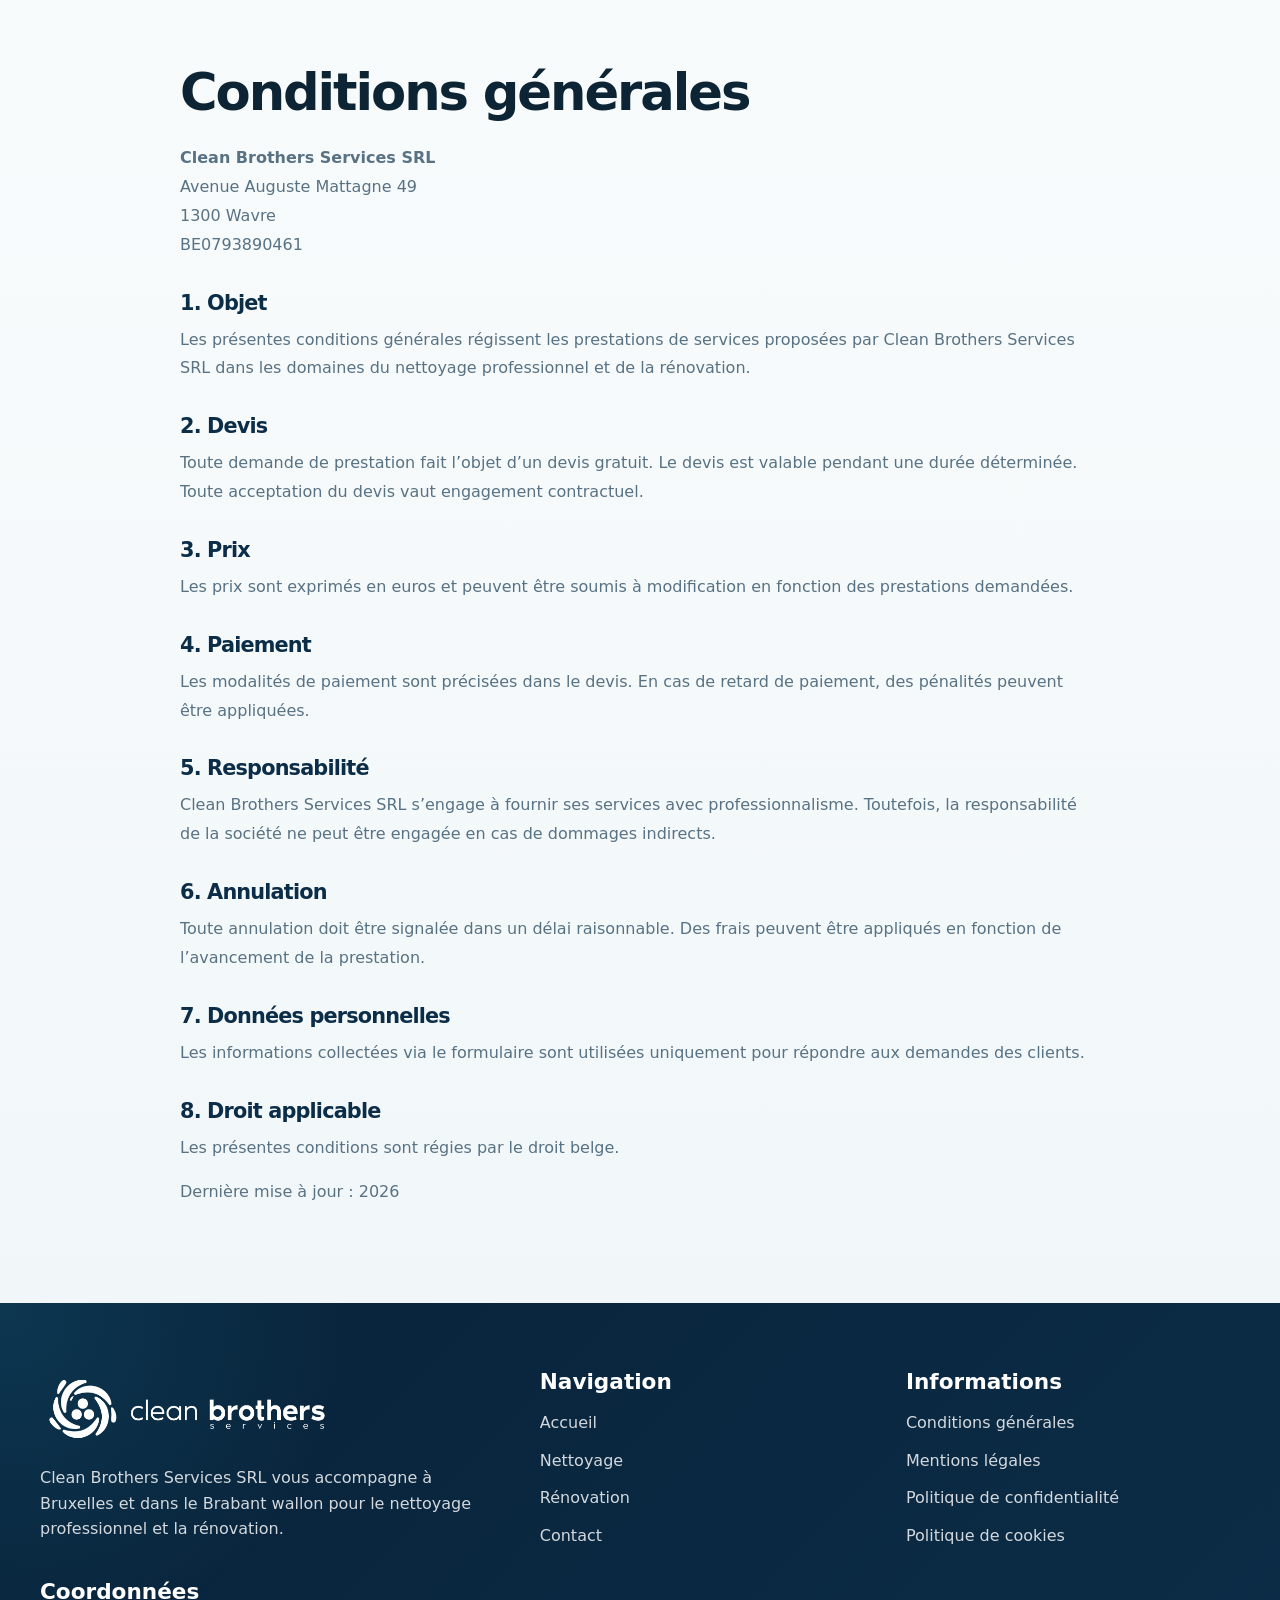
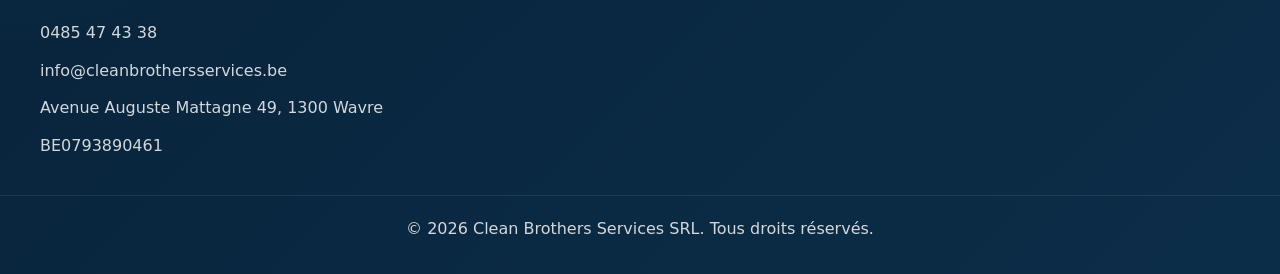
<file: conditions.html>
<!doctype html>
<html lang="fr">
  <head>
    <meta charset="UTF-8" />
    <meta name="viewport" content="width=device-width, initial-scale=1.0" />
    <link rel="shortcut icon" href="assets/favicon.png" type="image/x-icon" />
    <title>Conditions générales | Clean Brothers Services SRL</title>

    <meta
      name="description"
      content="Conditions générales de Clean Brothers Services SRL."
    />

    <link rel="stylesheet" href="styles.css" />
  </head>

  <body>
    <main class="legal-page">
      <div class="container">
        <h1>Conditions générales</h1>

        <p>
          <strong>Clean Brothers Services SRL</strong><br />
          Avenue Auguste Mattagne 49<br />
          1300 Wavre<br />
          BE0793890461
        </p>

        <h2>1. Objet</h2>
        <p>
          Les présentes conditions générales régissent les prestations de
          services proposées par Clean Brothers Services SRL dans les domaines
          du nettoyage professionnel et de la rénovation.
        </p>

        <h2>2. Devis</h2>
        <p>
          Toute demande de prestation fait l’objet d’un devis gratuit. Le devis
          est valable pendant une durée déterminée. Toute acceptation du devis
          vaut engagement contractuel.
        </p>

        <h2>3. Prix</h2>
        <p>
          Les prix sont exprimés en euros et peuvent être soumis à modification
          en fonction des prestations demandées.
        </p>

        <h2>4. Paiement</h2>
        <p>
          Les modalités de paiement sont précisées dans le devis. En cas de
          retard de paiement, des pénalités peuvent être appliquées.
        </p>

        <h2>5. Responsabilité</h2>
        <p>
          Clean Brothers Services SRL s’engage à fournir ses services avec
          professionnalisme. Toutefois, la responsabilité de la société ne peut
          être engagée en cas de dommages indirects.
        </p>

        <h2>6. Annulation</h2>
        <p>
          Toute annulation doit être signalée dans un délai raisonnable. Des
          frais peuvent être appliqués en fonction de l’avancement de la
          prestation.
        </p>

        <h2>7. Données personnelles</h2>
        <p>
          Les informations collectées via le formulaire sont utilisées
          uniquement pour répondre aux demandes des clients.
        </p>

        <h2>8. Droit applicable</h2>
        <p>Les présentes conditions sont régies par le droit belge.</p>

        <p>Dernière mise à jour : 2026</p>
      </div>
    </main>

    <footer class="site-footer">
      <div class="container footer-grid">
        <div>
          <img
            class="footer-logo"
            src="assets/LogoCleanBrotherWhite.png"
            alt="Logo blanc Clean Brothers Services"
          />
          <p>
            Clean Brothers Services SRL vous accompagne à Bruxelles et dans le
            Brabant wallon pour le nettoyage professionnel et la rénovation.
          </p>
        </div>

        <div>
          <h3>Navigation</h3>
          <ul>
            <li><a href="index.html">Accueil</a></li>
            <li><a href="nettoyage.html">Nettoyage</a></li>
            <li><a href="renovation.html">Rénovation</a></li>
            <li><a href="contact.html">Contact</a></li>
          </ul>
        </div>

        <div>
          <h3>Informations</h3>
          <ul>
            <li><a href="conditions.html">Conditions générales</a></li>
            <li><a href="mentions-legales.html">Mentions légales</a></li>
            <li>
              <a href="politique-confidentialite.html"
                >Politique de confidentialité</a
              >
            </li>
            <li><a href="politique-cookies.html">Politique de cookies</a></li>
          </ul>
        </div>

        <div>
          <h3>Coordonnées</h3>
          <ul>
            <li><a href="tel:+32485474338">0485 47 43 38</a></li>
            <li>
              <a href="mailto:info@cleanbrothersservices.be"
                >info@cleanbrothersservices.be</a
              >
            </li>
            <li>Avenue Auguste Mattagne 49, 1300 Wavre</li>
            <li>BE0793890461</li>
          </ul>
        </div>
      </div>

      <div class="footer-bottom">
        <p>© 2026 Clean Brothers Services SRL. Tous droits réservés.</p>
      </div>
    </footer>
  </body>
</html>
</file>
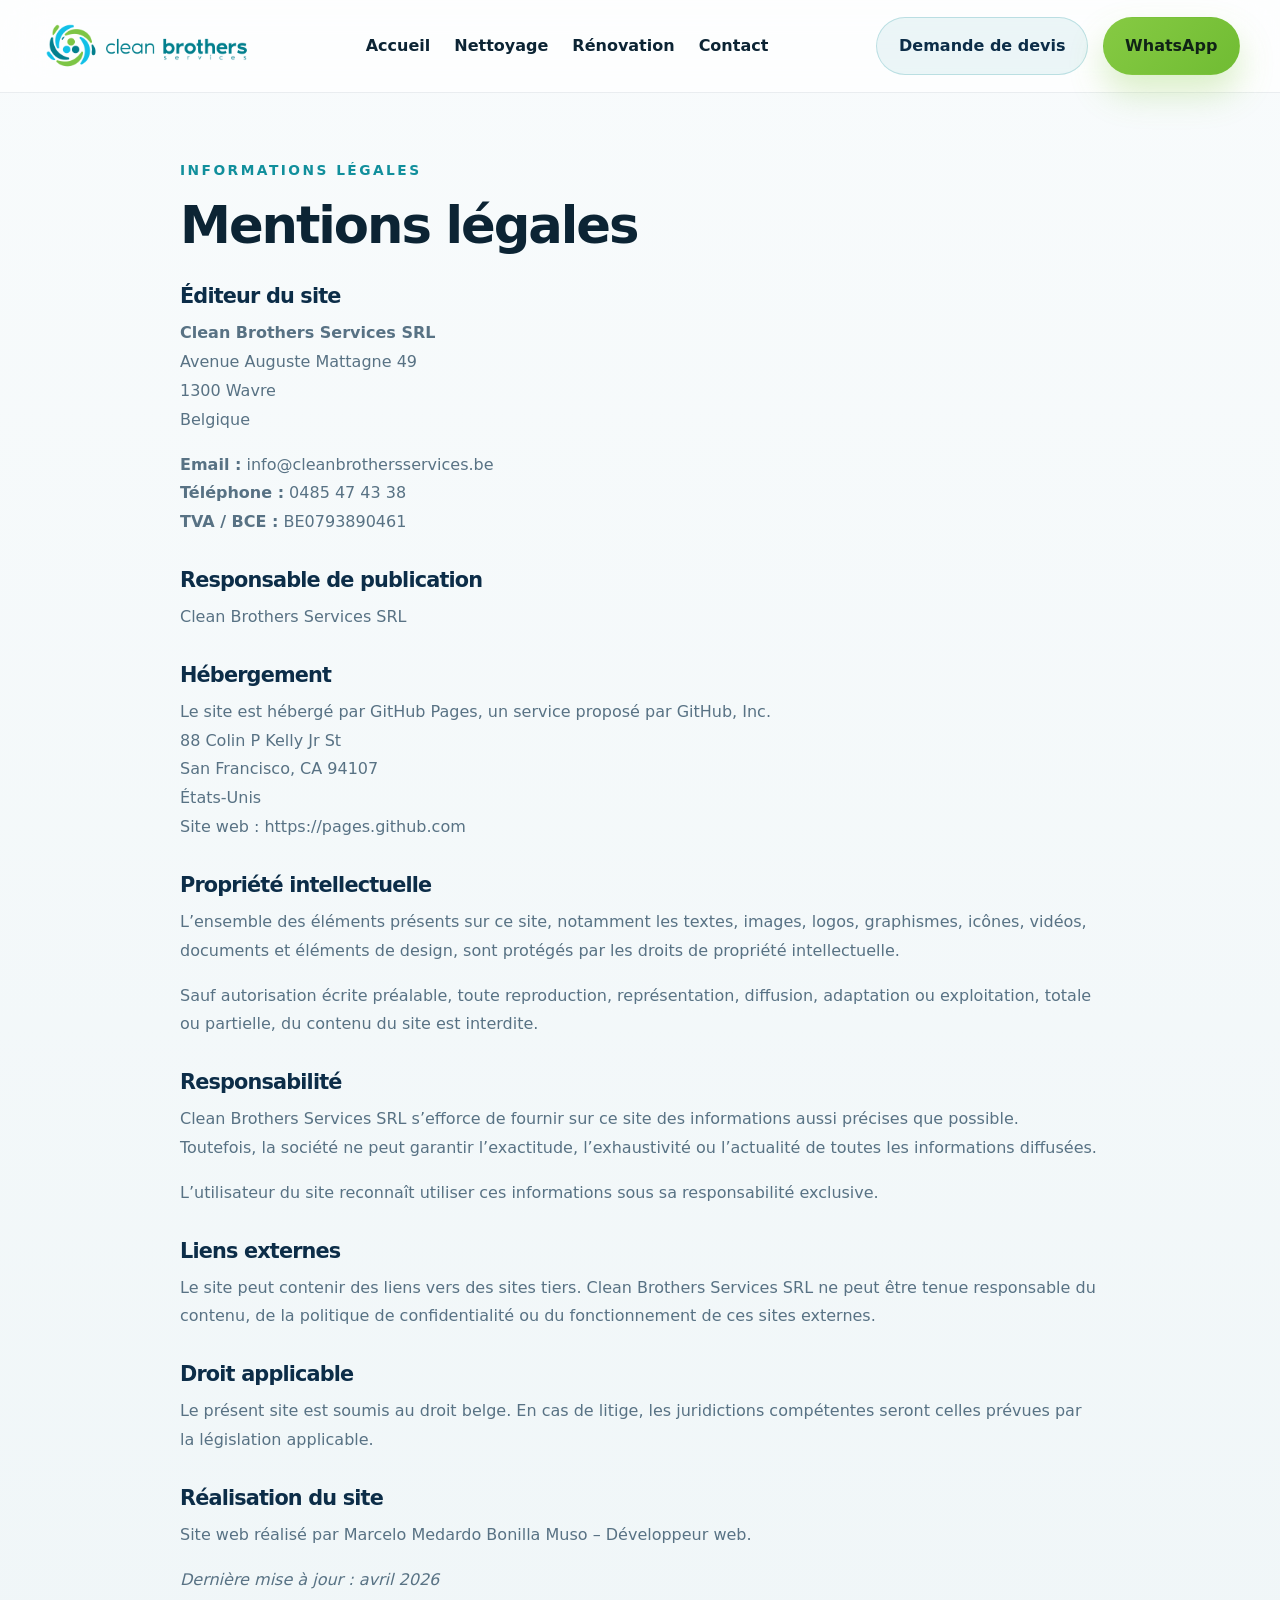
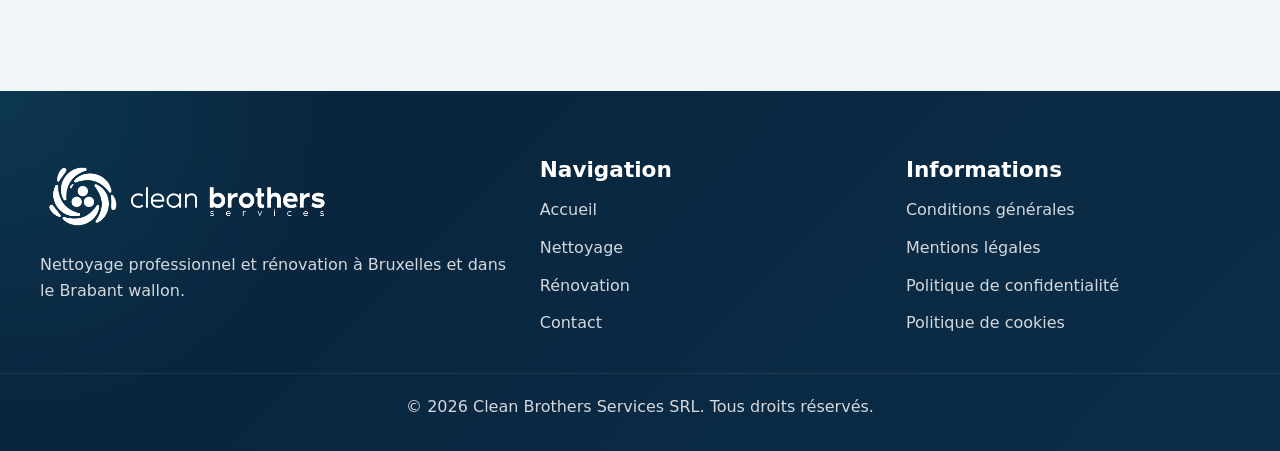
<file: mentions-legales.html>
<!doctype html>
<html lang="fr">
  <head>
    <meta charset="UTF-8" />
    <meta name="viewport" content="width=device-width, initial-scale=1.0" />
    <link rel="shortcut icon" href="assets/favicon.png" type="image/x-icon" />
    <title>Mentions légales | Clean Brothers Services SRL</title>
    <meta
      name="description"
      content="Mentions légales de Clean Brothers Services SRL."
    />
    <link rel="icon" type="image/png" href="assets/favicon.png" />
    <link rel="stylesheet" href="styles.css" />
  </head>
  <body>
    <a class="skip-link" href="#main-content">Aller au contenu</a>

    <header class="site-header" id="top">
      <div class="container header-inner">
        <a
          class="brand"
          href="index.html"
          aria-label="Accueil Clean Brothers Services SRL"
        >
          <img
            src="assets/LogoCleanBrothercolor.png"
            alt="Logo Clean Brothers Services SRL"
          />
        </a>

        <button
          class="nav-toggle"
          type="button"
          aria-expanded="false"
          aria-controls="primary-navigation"
          aria-label="Ouvrir le menu"
        >
          <span></span><span></span><span></span>
        </button>

        <nav
          class="site-nav"
          id="primary-navigation"
          aria-label="Navigation principale"
        >
          <a href="index.html">Accueil</a>
          <a href="nettoyage.html">Nettoyage</a>
          <a href="renovation.html">Rénovation</a>
          <a href="contact.html">Contact</a>
        </nav>

        <div class="header-actions">
          <a class="btn btn-outline" href="contact.html">Demande de devis</a>
          <a
            class="btn btn-whatsapp"
            href="https://wa.me/32485474338"
            target="_blank"
            rel="noopener noreferrer"
          >
            WhatsApp
          </a>
        </div>
      </div>
    </header>

    <main id="main-content" class="legal-page">
      <div class="container">
        <span class="eyebrow">Informations légales</span>
        <h1>Mentions légales</h1>

        <h2>Éditeur du site</h2>
        <p>
          <strong>Clean Brothers Services SRL</strong><br />
          Avenue Auguste Mattagne 49<br />
          1300 Wavre<br />
          Belgique
        </p>

        <p>
          <strong>Email :</strong> info@cleanbrothersservices.be<br />
          <strong>Téléphone :</strong> 0485 47 43 38<br />
          <strong>TVA / BCE :</strong> BE0793890461
        </p>

        <h2>Responsable de publication</h2>
        <p>Clean Brothers Services SRL</p>

        <h2>Hébergement</h2>
        <p>
          Le site est hébergé par GitHub Pages, un service proposé par GitHub,
          Inc.<br />
          88 Colin P Kelly Jr St<br />
          San Francisco, CA 94107<br />
          États-Unis<br />
          Site web : https://pages.github.com
        </p>

        <h2>Propriété intellectuelle</h2>
        <p>
          L’ensemble des éléments présents sur ce site, notamment les textes,
          images, logos, graphismes, icônes, vidéos, documents et éléments de
          design, sont protégés par les droits de propriété intellectuelle.
        </p>

        <p>
          Sauf autorisation écrite préalable, toute reproduction,
          représentation, diffusion, adaptation ou exploitation, totale ou
          partielle, du contenu du site est interdite.
        </p>

        <h2>Responsabilité</h2>
        <p>
          Clean Brothers Services SRL s’efforce de fournir sur ce site des
          informations aussi précises que possible. Toutefois, la société ne
          peut garantir l’exactitude, l’exhaustivité ou l’actualité de toutes
          les informations diffusées.
        </p>

        <p>
          L’utilisateur du site reconnaît utiliser ces informations sous sa
          responsabilité exclusive.
        </p>

        <h2>Liens externes</h2>
        <p>
          Le site peut contenir des liens vers des sites tiers. Clean Brothers
          Services SRL ne peut être tenue responsable du contenu, de la
          politique de confidentialité ou du fonctionnement de ces sites
          externes.
        </p>

        <h2>Droit applicable</h2>
        <p>
          Le présent site est soumis au droit belge. En cas de litige, les
          juridictions compétentes seront celles prévues par la législation
          applicable.
        </p>

        <h2>Réalisation du site</h2>
        <p>
          Site web réalisé par Marcelo Medardo Bonilla Muso – Développeur web.
        </p>

        <p><em>Dernière mise à jour : avril 2026</em></p>
      </div>
    </main>

    <footer class="site-footer">
      <div class="container footer-grid">
        <div>
          <img
            class="footer-logo"
            src="assets/LogoCleanBrotherWhite.png"
            alt="Logo blanc Clean Brothers Services"
          />
          <p>
            Nettoyage professionnel et rénovation à Bruxelles et dans le Brabant
            wallon.
          </p>
        </div>

        <div>
          <h3>Navigation</h3>
          <ul>
            <li><a href="index.html">Accueil</a></li>
            <li><a href="nettoyage.html">Nettoyage</a></li>
            <li><a href="renovation.html">Rénovation</a></li>
            <li><a href="contact.html">Contact</a></li>
          </ul>
        </div>

        <div>
          <h3>Informations</h3>
          <ul>
            <li><a href="conditions.html">Conditions générales</a></li>
            <li><a href="mentions-legales.html">Mentions légales</a></li>
            <li>
              <a href="politique-confidentialite.html"
                >Politique de confidentialité</a
              >
            </li>
            <li><a href="politique-cookies.html">Politique de cookies</a></li>
          </ul>
        </div>
      </div>

      <div class="footer-bottom">
        <p>© 2026 Clean Brothers Services SRL. Tous droits réservés.</p>
      </div>
    </footer>

    <script src="script.js"></script>
  </body>
</html>
</file>
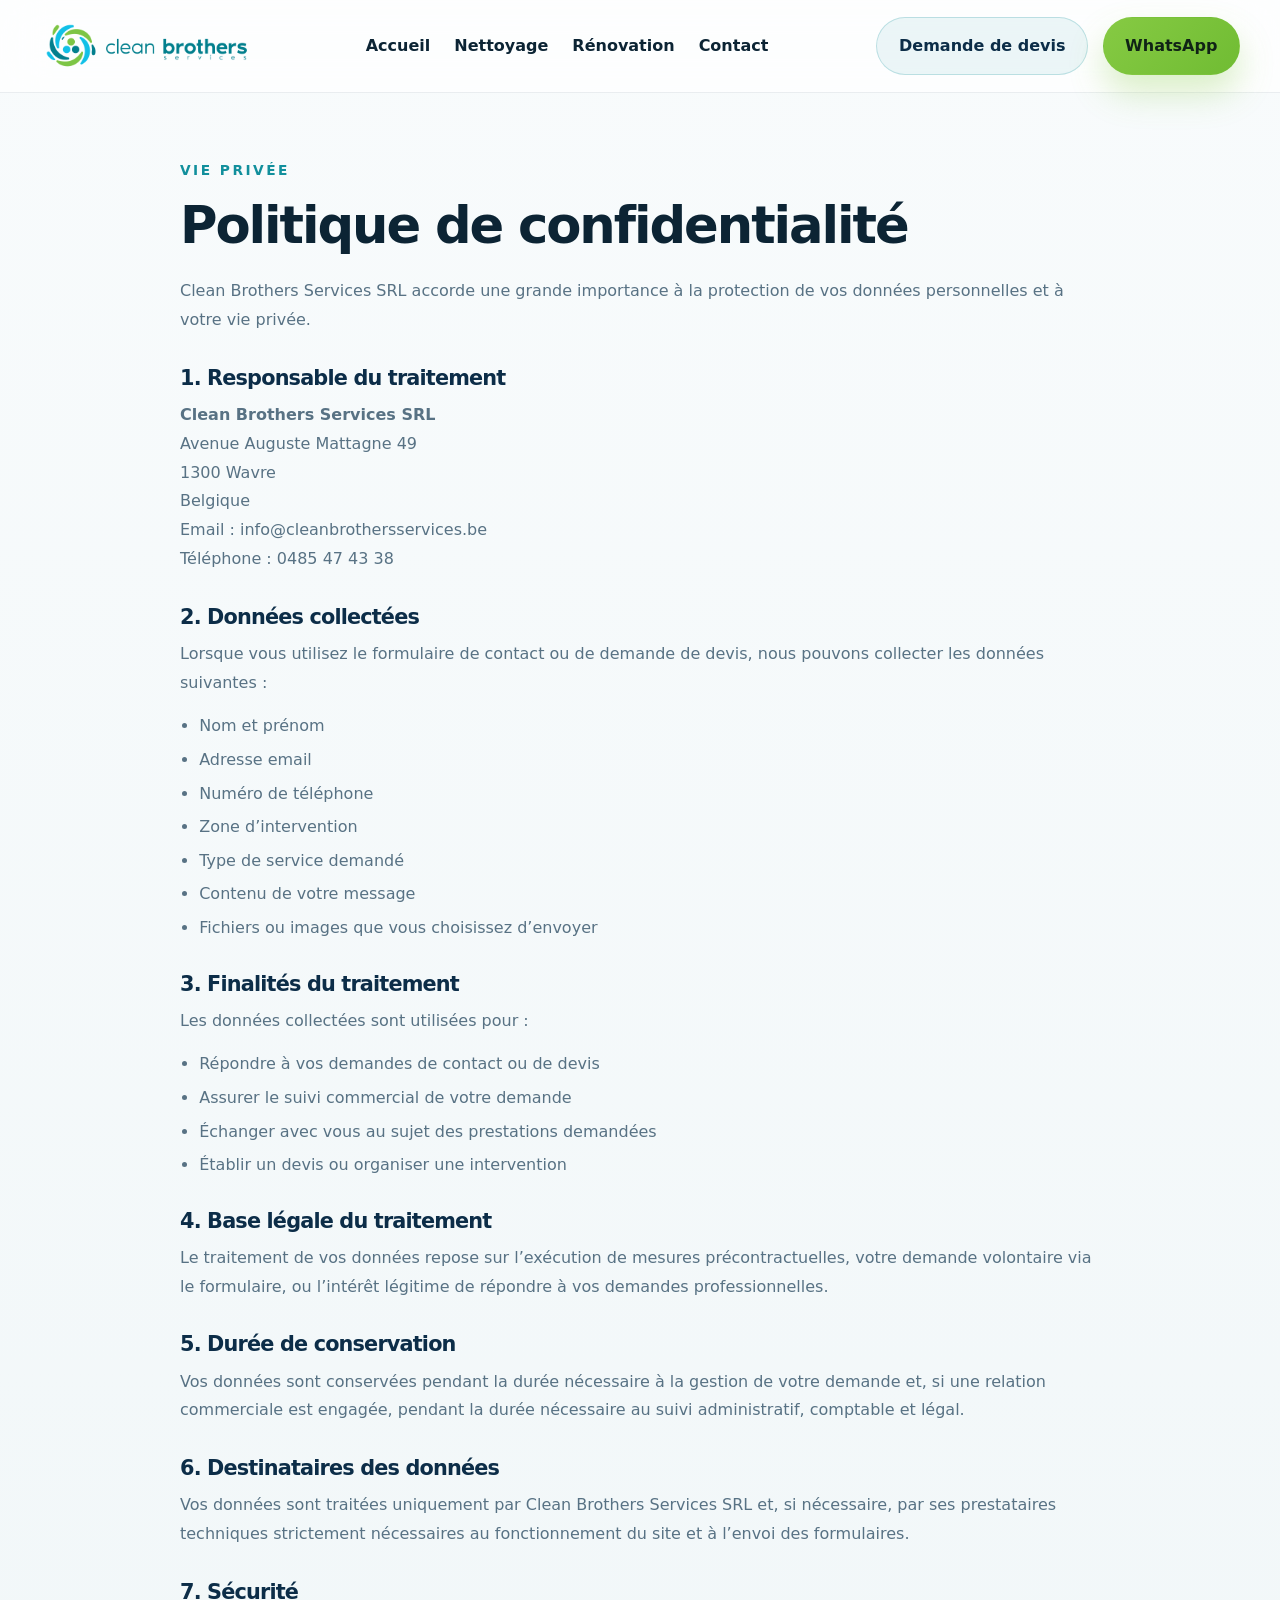
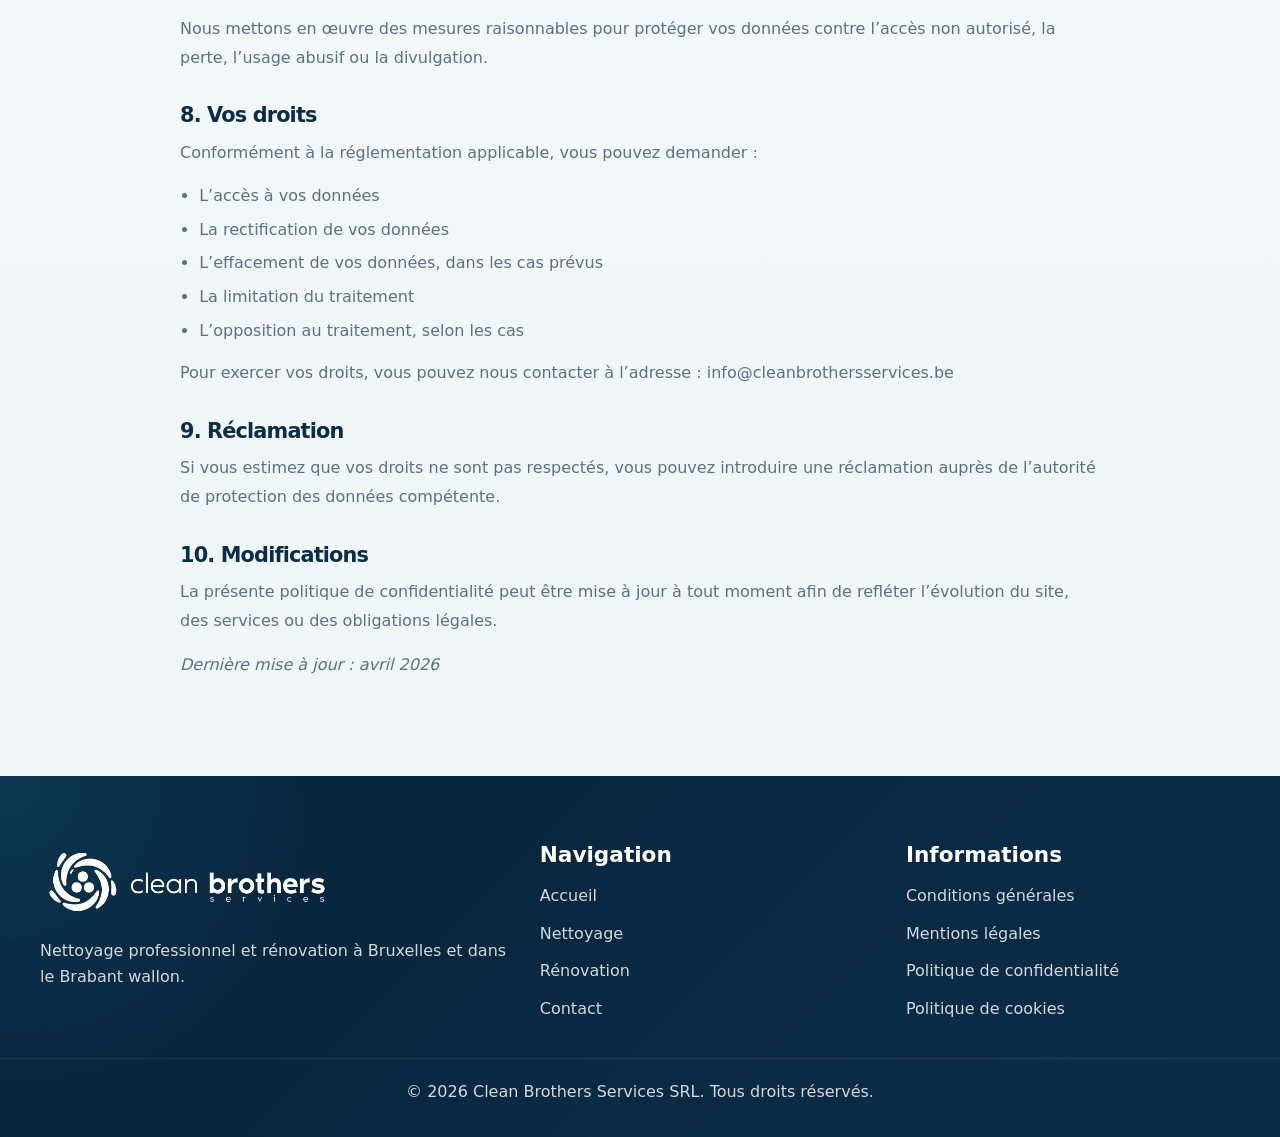
<file: politique-confidentialite.html>
<!doctype html>
<html lang="fr">
  <head>
    <meta charset="UTF-8" />
    <meta name="viewport" content="width=device-width, initial-scale=1.0" />
    <link rel="shortcut icon" href="assets/favicon.png" type="image/x-icon" />
    <title>Politique de confidentialité | Clean Brothers Services SRL</title>
    <meta
      name="description"
      content="Politique de confidentialité de Clean Brothers Services SRL."
    />
    <link rel="icon" type="image/png" href="assets/favicon.png" />
    <link rel="stylesheet" href="styles.css" />
  </head>
  <body>
    <a class="skip-link" href="#main-content">Aller au contenu</a>

    <header class="site-header" id="top">
      <div class="container header-inner">
        <a
          class="brand"
          href="index.html"
          aria-label="Accueil Clean Brothers Services SRL"
        >
          <img
            src="assets/LogoCleanBrothercolor.png"
            alt="Logo Clean Brothers Services SRL"
          />
        </a>

        <button
          class="nav-toggle"
          type="button"
          aria-expanded="false"
          aria-controls="primary-navigation"
          aria-label="Ouvrir le menu"
        >
          <span></span><span></span><span></span>
        </button>

        <nav
          class="site-nav"
          id="primary-navigation"
          aria-label="Navigation principale"
        >
          <a href="index.html">Accueil</a>
          <a href="nettoyage.html">Nettoyage</a>
          <a href="renovation.html">Rénovation</a>
          <a href="contact.html">Contact</a>
        </nav>

        <div class="header-actions">
          <a class="btn btn-outline" href="contact.html">Demande de devis</a>
          <a
            class="btn btn-whatsapp"
            href="https://wa.me/32485474338"
            target="_blank"
            rel="noopener noreferrer"
          >
            WhatsApp
          </a>
        </div>
      </div>
    </header>

    <main id="main-content" class="legal-page">
      <div class="container">
        <span class="eyebrow">Vie privée</span>
        <h1>Politique de confidentialité</h1>

        <p>
          Clean Brothers Services SRL accorde une grande importance à la
          protection de vos données personnelles et à votre vie privée.
        </p>

        <h2>1. Responsable du traitement</h2>
        <p>
          <strong>Clean Brothers Services SRL</strong><br />
          Avenue Auguste Mattagne 49<br />
          1300 Wavre<br />
          Belgique<br />
          Email : info@cleanbrothersservices.be<br />
          Téléphone : 0485 47 43 38
        </p>

        <h2>2. Données collectées</h2>
        <p>
          Lorsque vous utilisez le formulaire de contact ou de demande de devis,
          nous pouvons collecter les données suivantes :
        </p>

        <ul class="legal-list">
          <li>Nom et prénom</li>
          <li>Adresse email</li>
          <li>Numéro de téléphone</li>
          <li>Zone d’intervention</li>
          <li>Type de service demandé</li>
          <li>Contenu de votre message</li>
          <li>Fichiers ou images que vous choisissez d’envoyer</li>
        </ul>

        <h2>3. Finalités du traitement</h2>
        <p>Les données collectées sont utilisées pour :</p>
        <ul class="legal-list">
          <li>Répondre à vos demandes de contact ou de devis</li>
          <li>Assurer le suivi commercial de votre demande</li>
          <li>Échanger avec vous au sujet des prestations demandées</li>
          <li>Établir un devis ou organiser une intervention</li>
        </ul>

        <h2>4. Base légale du traitement</h2>
        <p>
          Le traitement de vos données repose sur l’exécution de mesures
          précontractuelles, votre demande volontaire via le formulaire, ou
          l’intérêt légitime de répondre à vos demandes professionnelles.
        </p>

        <h2>5. Durée de conservation</h2>
        <p>
          Vos données sont conservées pendant la durée nécessaire à la gestion
          de votre demande et, si une relation commerciale est engagée, pendant
          la durée nécessaire au suivi administratif, comptable et légal.
        </p>

        <h2>6. Destinataires des données</h2>
        <p>
          Vos données sont traitées uniquement par Clean Brothers Services SRL
          et, si nécessaire, par ses prestataires techniques strictement
          nécessaires au fonctionnement du site et à l’envoi des formulaires.
        </p>

        <h2>7. Sécurité</h2>
        <p>
          Nous mettons en œuvre des mesures raisonnables pour protéger vos
          données contre l’accès non autorisé, la perte, l’usage abusif ou la
          divulgation.
        </p>

        <h2>8. Vos droits</h2>
        <p>
          Conformément à la réglementation applicable, vous pouvez demander :
        </p>
        <ul class="legal-list">
          <li>L’accès à vos données</li>
          <li>La rectification de vos données</li>
          <li>L’effacement de vos données, dans les cas prévus</li>
          <li>La limitation du traitement</li>
          <li>L’opposition au traitement, selon les cas</li>
        </ul>

        <p>
          Pour exercer vos droits, vous pouvez nous contacter à l’adresse :
          <a href="mailto:info@cleanbrothersservices.be"
            >info@cleanbrothersservices.be</a
          >
        </p>

        <h2>9. Réclamation</h2>
        <p>
          Si vous estimez que vos droits ne sont pas respectés, vous pouvez
          introduire une réclamation auprès de l’autorité de protection des
          données compétente.
        </p>

        <h2>10. Modifications</h2>
        <p>
          La présente politique de confidentialité peut être mise à jour à tout
          moment afin de refléter l’évolution du site, des services ou des
          obligations légales.
        </p>

        <p><em>Dernière mise à jour : avril 2026</em></p>
      </div>
    </main>

    <footer class="site-footer">
      <div class="container footer-grid">
        <div>
          <img
            class="footer-logo"
            src="assets/LogoCleanBrotherWhite.png"
            alt="Logo blanc Clean Brothers Services"
          />
          <p>
            Nettoyage professionnel et rénovation à Bruxelles et dans le Brabant
            wallon.
          </p>
        </div>

        <div>
          <h3>Navigation</h3>
          <ul>
            <li><a href="index.html">Accueil</a></li>
            <li><a href="nettoyage.html">Nettoyage</a></li>
            <li><a href="renovation.html">Rénovation</a></li>
            <li><a href="contact.html">Contact</a></li>
          </ul>
        </div>

        <div>
          <h3>Informations</h3>
          <ul>
            <li><a href="conditions.html">Conditions générales</a></li>
            <li><a href="mentions-legales.html">Mentions légales</a></li>
            <li>
              <a href="politique-confidentialite.html"
                >Politique de confidentialité</a
              >
            </li>
            <li><a href="politique-cookies.html">Politique de cookies</a></li>
          </ul>
        </div>
      </div>

      <div class="footer-bottom">
        <p>© 2026 Clean Brothers Services SRL. Tous droits réservés.</p>
      </div>
    </footer>

    <script src="script.js"></script>
  </body>
</html>
</file>
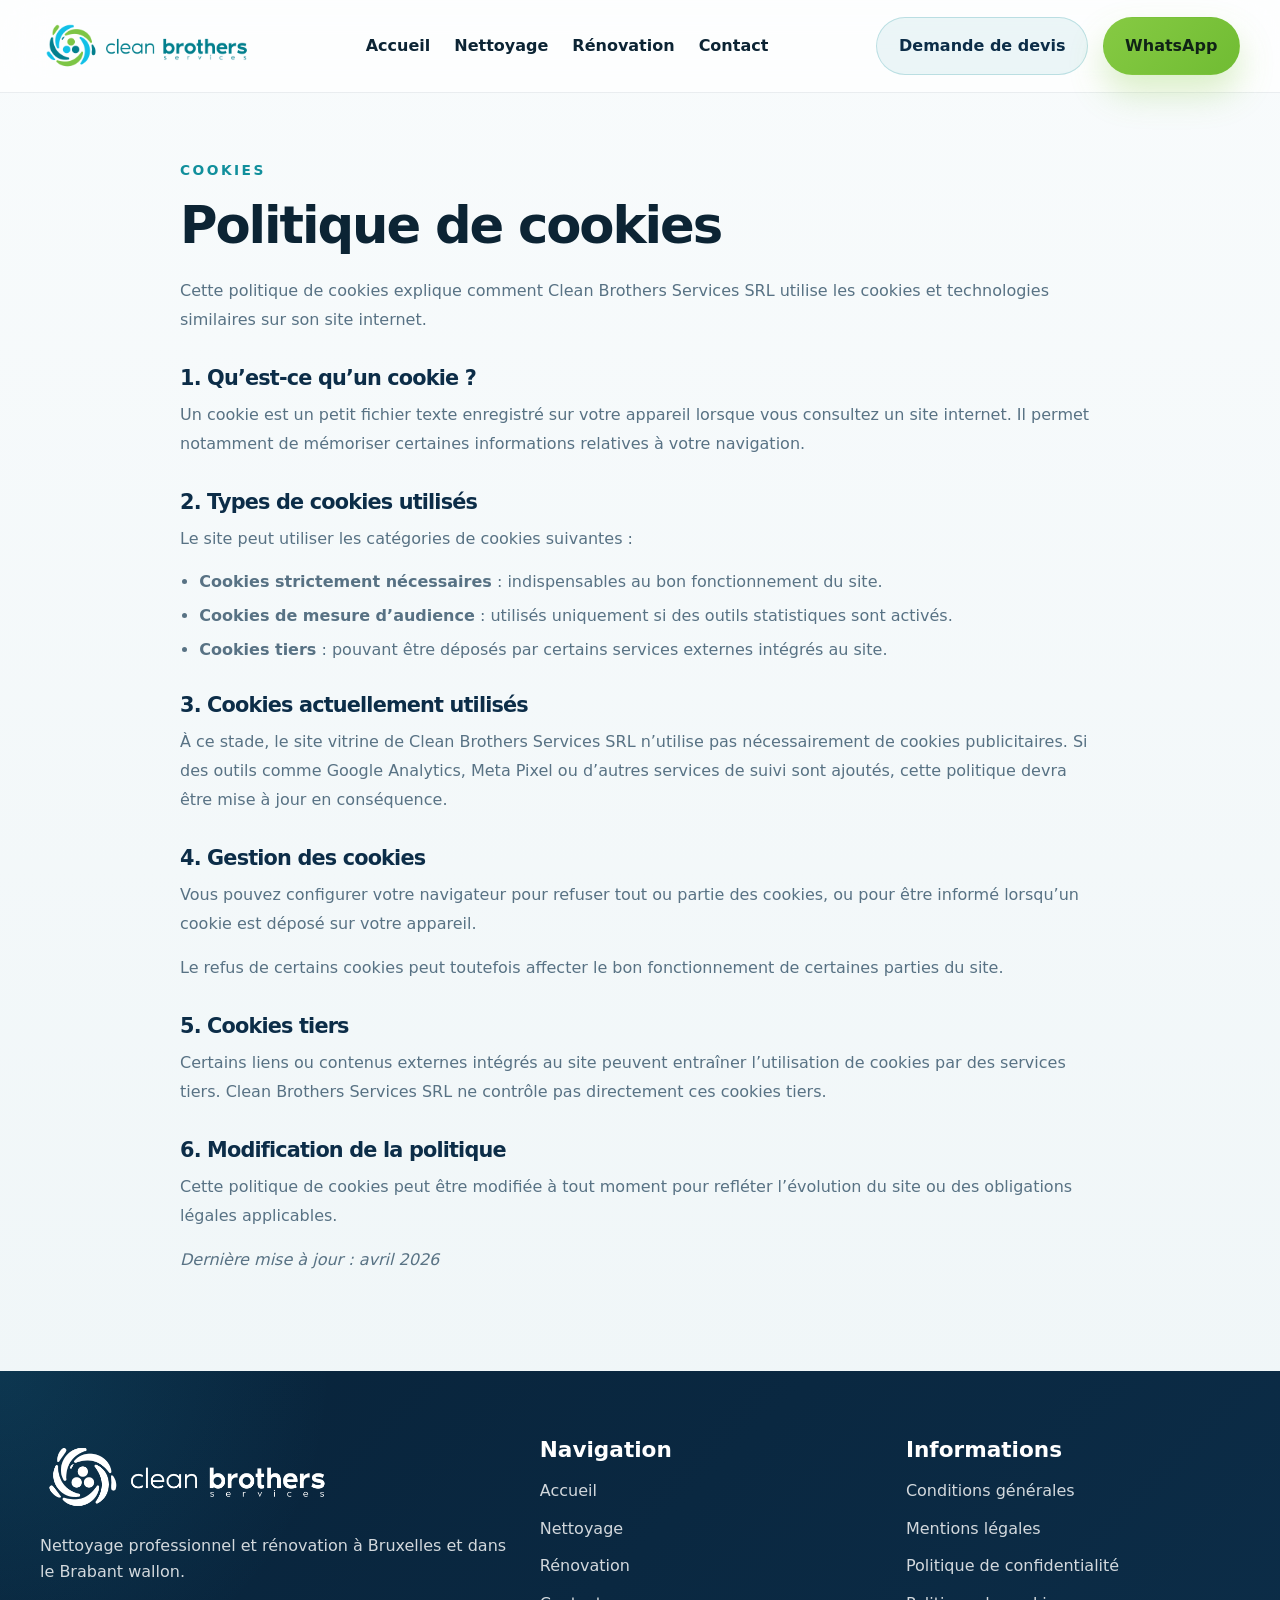
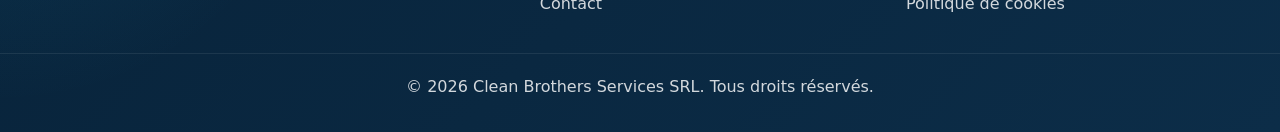
<file: politique-cookies.html>
<!doctype html>
<html lang="fr">
  <head>
    <meta charset="UTF-8" />
    <meta name="viewport" content="width=device-width, initial-scale=1.0" />
    <link rel="shortcut icon" href="assets/favicon.png" type="image/x-icon" />
    <title>Politique de cookies | Clean Brothers Services SRL</title>
    <meta
      name="description"
      content="Politique de cookies de Clean Brothers Services SRL."
    />
    <link rel="icon" type="image/png" href="assets/favicon.png" />
    <link rel="stylesheet" href="styles.css" />
  </head>
  <body>
    <a class="skip-link" href="#main-content">Aller au contenu</a>

    <header class="site-header" id="top">
      <div class="container header-inner">
        <a
          class="brand"
          href="index.html"
          aria-label="Accueil Clean Brothers Services SRL"
        >
          <img
            src="assets/LogoCleanBrothercolor.png"
            alt="Logo Clean Brothers Services SRL"
          />
        </a>

        <button
          class="nav-toggle"
          type="button"
          aria-expanded="false"
          aria-controls="primary-navigation"
          aria-label="Ouvrir le menu"
        >
          <span></span><span></span><span></span>
        </button>

        <nav
          class="site-nav"
          id="primary-navigation"
          aria-label="Navigation principale"
        >
          <a href="index.html">Accueil</a>
          <a href="nettoyage.html">Nettoyage</a>
          <a href="renovation.html">Rénovation</a>
          <a href="contact.html">Contact</a>
        </nav>

        <div class="header-actions">
          <a class="btn btn-outline" href="contact.html">Demande de devis</a>
          <a
            class="btn btn-whatsapp"
            href="https://wa.me/32485474338"
            target="_blank"
            rel="noopener noreferrer"
          >
            WhatsApp
          </a>
        </div>
      </div>
    </header>

    <main id="main-content" class="legal-page">
      <div class="container">
        <span class="eyebrow">Cookies</span>
        <h1>Politique de cookies</h1>

        <p>
          Cette politique de cookies explique comment Clean Brothers Services
          SRL utilise les cookies et technologies similaires sur son site
          internet.
        </p>

        <h2>1. Qu’est-ce qu’un cookie ?</h2>
        <p>
          Un cookie est un petit fichier texte enregistré sur votre appareil
          lorsque vous consultez un site internet. Il permet notamment de
          mémoriser certaines informations relatives à votre navigation.
        </p>

        <h2>2. Types de cookies utilisés</h2>
        <p>Le site peut utiliser les catégories de cookies suivantes :</p>

        <ul class="legal-list">
          <li>
            <strong>Cookies strictement nécessaires</strong> : indispensables au
            bon fonctionnement du site.
          </li>
          <li>
            <strong>Cookies de mesure d’audience</strong> : utilisés uniquement
            si des outils statistiques sont activés.
          </li>
          <li>
            <strong>Cookies tiers</strong> : pouvant être déposés par certains
            services externes intégrés au site.
          </li>
        </ul>

        <h2>3. Cookies actuellement utilisés</h2>
        <p>
          À ce stade, le site vitrine de Clean Brothers Services SRL n’utilise
          pas nécessairement de cookies publicitaires. Si des outils comme
          Google Analytics, Meta Pixel ou d’autres services de suivi sont
          ajoutés, cette politique devra être mise à jour en conséquence.
        </p>

        <h2>4. Gestion des cookies</h2>
        <p>
          Vous pouvez configurer votre navigateur pour refuser tout ou partie
          des cookies, ou pour être informé lorsqu’un cookie est déposé sur
          votre appareil.
        </p>

        <p>
          Le refus de certains cookies peut toutefois affecter le bon
          fonctionnement de certaines parties du site.
        </p>

        <h2>5. Cookies tiers</h2>
        <p>
          Certains liens ou contenus externes intégrés au site peuvent entraîner
          l’utilisation de cookies par des services tiers. Clean Brothers
          Services SRL ne contrôle pas directement ces cookies tiers.
        </p>

        <h2>6. Modification de la politique</h2>
        <p>
          Cette politique de cookies peut être modifiée à tout moment pour
          refléter l’évolution du site ou des obligations légales applicables.
        </p>

        <p><em>Dernière mise à jour : avril 2026</em></p>
      </div>
    </main>

    <footer class="site-footer">
      <div class="container footer-grid">
        <div>
          <img
            class="footer-logo"
            src="assets/LogoCleanBrotherWhite.png"
            alt="Logo blanc Clean Brothers Services"
          />
          <p>
            Nettoyage professionnel et rénovation à Bruxelles et dans le Brabant
            wallon.
          </p>
        </div>

        <div>
          <h3>Navigation</h3>
          <ul>
            <li><a href="index.html">Accueil</a></li>
            <li><a href="nettoyage.html">Nettoyage</a></li>
            <li><a href="renovation.html">Rénovation</a></li>
            <li><a href="contact.html">Contact</a></li>
          </ul>
        </div>

        <div>
          <h3>Informations</h3>
          <ul>
            <li><a href="conditions.html">Conditions générales</a></li>
            <li><a href="mentions-legales.html">Mentions légales</a></li>
            <li>
              <a href="politique-confidentialite.html"
                >Politique de confidentialité</a
              >
            </li>
            <li><a href="politique-cookies.html">Politique de cookies</a></li>
          </ul>
        </div>
      </div>

      <div class="footer-bottom">
        <p>© 2026 Clean Brothers Services SRL. Tous droits réservés.</p>
      </div>
    </footer>

    <script src="script.js"></script>
  </body>
</html>
</file>
<file: styles.css>
:root {
  --bg: #f4f8fa;
  --surface: #ffffff;
  --surface-2: #edf5f7;
  --text: #0c2434;
  --muted: #587284;
  --line: rgba(12, 45, 72, 0.12);
  --primary: #118f9c;
  --primary-dark: #0c2d48;
  --secondary: #2fc3ef;
  --accent: #86ca43;
  --accent-dark: #5ea52d;
  --white: #ffffff;
  --shadow: 0 20px 50px rgba(7, 34, 56, 0.12);
  --radius: 24px;
  --radius-lg: 38px;
  --container: 1200px;
  --header-height: 92px;
}

*,
*::before,
*::after {
  box-sizing: border-box;
}

html {
  scroll-behavior: smooth;
}

body {
  margin: 0;
  font-family: "Inter", system-ui, -apple-system, BlinkMacSystemFont, "Segoe UI", sans-serif;
  background: linear-gradient(180deg, #f8fbfc 0%, #eef5f7 100%);
  color: var(--text);
  line-height: 1.6;
  overflow-x: hidden;
}

body.menu-open {
  overflow: hidden;
}

a {
  color: inherit;
  text-decoration: none;
}

img {
  max-width: 100%;
  display: block;
}

button,
input,
select,
textarea {
  font: inherit;
}

ul {
  margin: 0;
  padding: 0;
}

.skip-link {
  position: absolute;
  left: -999px;
  top: 0;
  background: var(--primary-dark);
  color: var(--white);
  padding: 0.85rem 1.1rem;
  z-index: 1000;
}

.skip-link:focus {
  left: 1rem;
  top: 1rem;
}

.container {
  width: min(var(--container), calc(100% - 2rem));
  margin-inline: auto;
}

.section {
  padding: 6rem 0;
}

.section-dark {
  background:
    radial-gradient(circle at top left, rgba(47, 195, 239, 0.16), transparent 30%),
    radial-gradient(circle at bottom right, rgba(134, 202, 67, 0.2), transparent 28%),
    linear-gradient(135deg, #08233a 0%, #0b3552 100%);
  color: var(--white);
}

.section-heading {
  max-width: 700px;
  margin-bottom: 2.2rem;
}

.eyebrow {
  display: inline-flex;
  align-items: center;
  gap: 0.5rem;
  font-size: 0.86rem;
  letter-spacing: 0.18em;
  text-transform: uppercase;
  font-weight: 800;
  color: var(--primary);
  margin-bottom: 1rem;
}

.section-dark .eyebrow,
.page-hero .eyebrow,
.hero .eyebrow {
  color: #a7f0ff;
}

h1,
h2,
h3 {
  margin: 0 0 1rem;
  line-height: 1.1;
}

h1 {
  font-size: clamp(2.4rem, 5vw, 4.9rem);
  letter-spacing: -0.04em;
}

h2 {
  font-size: clamp(2rem, 4vw, 3.25rem);
  letter-spacing: -0.04em;
}

h3 {
  font-size: 1.35rem;
}

p {
  margin: 0;
  color: inherit;
}

/* HEADER */
.site-header {
  position: sticky;
  top: 0;
  z-index: 90;
  backdrop-filter: blur(22px);
  background: rgba(255, 255, 255, 0.75);
  border-bottom: 1px solid rgba(12, 45, 72, 0.08);
}

.header-inner {
  min-height: var(--header-height);
  display: grid;
  grid-template-columns: auto 1fr auto;
  align-items: center;
  gap: 1.25rem;
}

.brand img {
  width: clamp(180px, 17vw, 280px);
}

.site-nav {
  display: flex;
  align-items: center;
  justify-content: center;
  gap: 1.5rem;
}

.site-nav a {
  position: relative;
  font-weight: 600;
  color: var(--text);
}

.site-nav a::after {
  content: "";
  position: absolute;
  left: 0;
  bottom: -0.45rem;
  width: 100%;
  height: 2px;
  background: linear-gradient(90deg, var(--secondary), var(--accent));
  transform: scaleX(0);
  transform-origin: left;
  transition: transform 0.3s ease;
}

.site-nav a:hover::after,
.site-nav a.active::after {
  transform: scaleX(1);
}

.header-actions,
.cta-group {
  display: flex;
  align-items: center;
  gap: 0.9rem;
  flex-wrap: wrap;
}

.nav-toggle {
  display: none;
  border: 0;
  background: transparent;
  width: 46px;
  height: 46px;
  border-radius: 14px;
  padding: 0;
  cursor: pointer;
}

.nav-toggle span {
  display: block;
  width: 24px;
  height: 2px;
  background: var(--primary-dark);
  margin: 5px auto;
  transition: transform 0.3s ease, opacity 0.3s ease;
}

.nav-toggle[aria-expanded="true"] span:nth-child(1) {
  transform: translateY(7px) rotate(45deg);
}

.nav-toggle[aria-expanded="true"] span:nth-child(2) {
  opacity: 0;
}

.nav-toggle[aria-expanded="true"] span:nth-child(3) {
  transform: translateY(-7px) rotate(-45deg);
}

/* BUTTONS */
.btn {
  display: inline-flex;
  align-items: center;
  justify-content: center;
  min-height: 52px;
  padding: 0.95rem 1.35rem;
  border-radius: 999px;
  font-weight: 700;
  border: 1px solid transparent;
  transition:
    transform 0.25s ease,
    box-shadow 0.25s ease,
    background 0.25s ease,
    color 0.25s ease,
    border-color 0.25s ease;
  cursor: pointer;
}

.btn:hover {
  transform: translateY(-2px);
}

.btn-primary {
  background: linear-gradient(135deg, var(--primary) 0%, var(--secondary) 100%);
  color: var(--white);
  box-shadow: 0 18px 35px rgba(17, 143, 156, 0.24);
}

.btn-outline {
  border-color: rgba(17, 143, 156, 0.22);
  background: rgba(17, 143, 156, 0.08);
  color: var(--primary-dark);
}

.btn-whatsapp {
  background: linear-gradient(135deg, var(--accent) 0%, #70bc33 100%);
  color: #102316;
  box-shadow: 0 18px 35px rgba(134, 202, 67, 0.3);
}

.btn-full {
  width: 100%;
}

/* HERO HOME */
.hero {
  position: relative;
  padding: 5rem 0 3rem;

  background:
    linear-gradient(
      rgba(12, 45, 72, 0.65),
      rgba(12, 45, 72, 0.75)
    ),
    url("assets/hero_main.jpeg") center/cover no-repeat;

  color: white;
}



.hero-overlay {
  position: absolute;
  inset: 0;
  background:
    radial-gradient(circle at top center, rgba(47, 195, 239, 0.14), transparent 26%),
    radial-gradient(circle at 80% 20%, rgba(134, 202, 67, 0.14), transparent 26%);
  pointer-events: none;
}

.hero-intro {
  position: relative;
  z-index: 2;
  max-width: 840px;
  margin-bottom: 2rem;
}

.hero-intro p {

  color: rgba(255, 255, 255, 0.9);
  text-shadow: 0 2px 6px rgba(0,0,0,0.3);
}



.section-heading p,
.intro-band-grid p,
.visual-copy p,
.page-hero p {
  font-size: 1.05rem;
  color: var(--muted);
}

.split-grid {
  position: relative;
  z-index: 2;
  display: grid;
  grid-template-columns: repeat(2, minmax(0, 1fr));
  gap: 1.3rem;
}

.split-card {
  position: relative;
  min-height: 460px;
  border-radius: 32px;
  overflow: hidden;
  padding: 2rem;
  display: flex;
  align-items: flex-end;
  box-shadow: var(--shadow);
  isolation: isolate;
}

.split-card::before {
  content: "";
  position: absolute;
  inset: 0;
  transition: transform 0.55s ease;
  z-index: -2;
}

.split-card::after {
  content: "";
  position: absolute;
  inset: 0;
  background: linear-gradient(180deg, rgba(6, 24, 39, 0.12) 0%, rgba(6, 24, 39, 0.78) 78%);
  z-index: -1;
}

.split-clean::before {
  background:
    linear-gradient(160deg, rgba(17, 143, 156, 0.18), rgba(12, 45, 72, 0.18)),
    url("assets/nettoyage_hero.jpeg") center/cover no-repeat;
}

.split-reno::before {
  background:
    linear-gradient(160deg, rgba(134, 202, 67, 0.12), rgba(12, 45, 72, 0.2)),
    url("assets/renovation.jpeg") center/cover no-repeat;
}

.split-card:hover::before {
  transform: scale(1.06);
}

.split-content {
  color: var(--white);
  max-width: 440px;
}

.split-tag {
  display: inline-flex;
  padding: 0.5rem 0.8rem;
  background: rgba(255, 255, 255, 0.14);
  border: 1px solid rgba(255, 255, 255, 0.18);
  border-radius: 999px;
  backdrop-filter: blur(8px);
  font-size: 0.83rem;
  font-weight: 700;
  letter-spacing: 0.12em;
  text-transform: uppercase;
  margin-bottom: 1rem;
}

.split-content p {
  color: rgba(255, 255, 255, 0.84);
  margin-bottom: 1.3rem;
}

.split-link,
.text-link {
  font-weight: 800;
  color: var(--white);
}

.intro-band {
  padding-top: 3rem;
}

.intro-band-grid,
.visual-grid,
.contact-grid,
.page-hero-grid,
.advantages-grid {
  display: grid;
  grid-template-columns: repeat(2, minmax(0, 1fr));
  gap: 2rem;
  align-items: center;
}

/* CARDS */
.cards-grid {
  display: grid;
  grid-template-columns: repeat(2, minmax(0, 1fr));
  gap: 1.25rem;
}

.cards-grid-large {
  grid-template-columns: repeat(2, minmax(0, 1fr));
}

.info-card,
.mini-card,
.contact-panel,
.form-card,
.contact-side-panel {
  position: relative;
  background: rgba(255, 255, 255, 0.96);
  border: 1px solid rgba(12, 45, 72, 0.08);
  border-radius: var(--radius);
  padding: 1.6rem;
  box-shadow: var(--shadow);
  overflow: hidden;
}

.info-card::before,
.contact-panel::before,
.form-card::before {
  content: "";
  position: absolute;
  width: 180px;
  height: 180px;
  right: -40px;
  top: -60px;
  border-radius: 50%;
  background: radial-gradient(circle, rgba(47, 195, 239, 0.12), transparent 70%);
  pointer-events: none;
}

.card-icon {
  width: 58px;
  height: 58px;
  border-radius: 18px;
  display: grid;
  place-items: center;
  font-size: 1.5rem;
  background: linear-gradient(135deg, rgba(17, 143, 156, 0.12), rgba(134, 202, 67, 0.15));
  margin-bottom: 1rem;
}

.service-list {
  list-style: none;
  margin: 1rem 0 1.2rem;
  display: grid;
  gap: 0.7rem;
}

.service-list li {
  position: relative;
  padding-left: 1.4rem;
  color: var(--muted);
}

.service-list li::before {
  content: "";
  position: absolute;
  left: 0;
  top: 0.62rem;
  width: 8px;
  height: 8px;
  border-radius: 50%;
  background: linear-gradient(135deg, var(--secondary), var(--accent));
}

.text-link {
  color: var(--primary-dark);
}

.text-link:hover {
  color: var(--primary);
}

.section-dark .mini-card,
.section-dark .contact-panel {
  background: rgba(255, 255, 255, 0.08);
  border-color: rgba(255, 255, 255, 0.1);
  color: var(--white);
}

.section-dark .mini-card p,
.section-dark .contact-panel p,
.section-dark .contact-list,
.section-dark .contact-list a {
  color: rgba(255, 255, 255, 0.84);
}

.contact-panel-top {
  display: flex;
  align-items: center;
  gap: 1rem;
  margin-bottom: 1rem;
}

.contact-panel-top img {
  width: 78px;
  border-radius: 20px;
  background: var(--surface);
  padding: 0.35rem;
}

.contact-list {
  list-style: none;
  display: grid;
  gap: 0.8rem;
  color: var(--muted);
}

.interventions-grid {
  display: grid;
  grid-template-columns: repeat(3, 1fr);
  gap: 1.5rem;
  padding: 0 1rem;
}


.intervention-card {
  border-radius: 20px;
  overflow: hidden;
  position: relative;
  box-shadow: 0 10px 30px rgba(0,0,0,0.08);
}


.intervention-media {
  position: relative;
  width: 100%;
  aspect-ratio: 16 / 10;
  overflow: hidden;
}

.intervention-media img {
  width: 100%;
  height: 100%;
  object-fit: cover;
  transition: transform 0.4s ease;
}

/* effet hover */
.intervention-card:hover img {
  transform: scale(1.08);
}

/* PAGE HERO */
.page-hero {
  padding: 4.5rem 0;
}

.page-hero-clean,
.page-hero-reno,
.page-hero-contact {
  background:
    radial-gradient(circle at top left, rgba(47, 195, 239, 0.18), transparent 30%),
    radial-gradient(circle at bottom right, rgba(134, 202, 67, 0.16), transparent 28%);
}

.page-hero-media {
  position: relative;
}

.page-hero-media::before {
  content: "";
  position: absolute;
  inset: auto auto -1.1rem -1rem;
  width: 75%;
  height: 44%;
  background: linear-gradient(135deg, var(--accent), var(--secondary));
  border-radius: 38px;
  z-index: 0;
}

.page-hero-media img {
  position: relative;
  z-index: 1;
  width: 100%;
  min-height: 430px;
  object-fit: cover;
  border-radius: var(--radius-lg);
  box-shadow: var(--shadow);
}

/* CONTACT */
.contact-section {
  padding-top: 1rem;
}

.contact-grid {
  align-items: start;
  grid-template-columns: 1.5fr 0.9fr;
}

.form-card h2 {
  margin-bottom: 0.6rem;
}

.quote-form {
  display: grid;
  gap: 1rem;
  margin-top: 1.5rem;
}

.form-row {
  display: grid;
  grid-template-columns: repeat(2, minmax(0, 1fr));
  gap: 1rem;
}

.form-group {
  display: grid;
  gap: 0.5rem;
}

.form-group label {
  font-weight: 700;
  color: var(--primary-dark);
}

.form-group input,
.form-group select,
.form-group textarea {
  width: 100%;
  border: 1px solid rgba(12, 45, 72, 0.12);
  background: #fbfdfe;
  border-radius: 16px;
  padding: 0.95rem 1rem;
  outline: none;
  transition:
    border-color 0.25s ease,
    box-shadow 0.25s ease,
    background 0.25s ease;
}

.form-group input:focus,
.form-group select:focus,
.form-group textarea:focus {
  border-color: var(--secondary);
  box-shadow: 0 0 0 4px rgba(47, 195, 239, 0.16);
  background: var(--white);
}

.form-group small {
  color: var(--muted);
}

.form-status {
  min-height: 1.5rem;
  margin: 0;
  font-weight: 700;
}

.form-status.success {
  color: #1d8a2e;
}

.form-status.error {
  color: #be1f1f;
}

.form-note-box {
  background: rgba(17, 143, 156, 0.08);
  border: 1px solid rgba(17, 143, 156, 0.14);
  border-radius: 16px;
  padding: 1rem 1.1rem;
}

.form-note {
  margin: 0;
  color: var(--primary-dark);
  font-weight: 500;
}

.form-note a {
  color: var(--primary);
  font-weight: 700;
  text-decoration: underline;
}

.contact-side {
  display: grid;
  gap: 1rem;
}

/* FOOTER */
.site-footer {
  background:
    radial-gradient(circle at top left, rgba(47, 195, 239, 0.12), transparent 25%),
    linear-gradient(135deg, #08233a 0%, #0c2d48 100%);
  color: var(--white);
  padding-top: 4.2rem;
}

.footer-grid {
  display: grid;
  grid-template-columns: 1.4fr 1fr 1fr;
  gap: 2rem;
}

.footer-logo {
  width: min(300px, 100%);
  margin-bottom: 1rem;
}

.site-footer h3 {
  margin-bottom: 1rem;
}

.site-footer ul {
  list-style: none;
  display: grid;
  gap: 0.75rem;
}

.site-footer a,
.site-footer p,
.site-footer li {
  color: rgba(255, 255, 255, 0.82);
}

.footer-bottom {
  border-top: 1px solid rgba(255, 255, 255, 0.08);
  margin-top: 2.3rem;
  padding: 1.25rem 1rem 2rem;
  text-align: center;
}

/* FLOATING WHATSAPP */
.floating-whatsapp {
  position: fixed;
  right: 1rem;
  bottom: 1rem;
  z-index: 95;
  background: linear-gradient(135deg, var(--accent) 0%, #6fc83b 100%);
  color: #0c2412;
  padding: 0.95rem 1.15rem;
  border-radius: 999px;
  font-weight: 800;
  box-shadow: 0 20px 35px rgba(134, 202, 67, 0.35);
  display: none;
}

/* REVEAL */
.reveal {
  opacity: 0;
  transform: translateY(26px);
  transition: opacity 0.7s ease, transform 0.7s ease;
}

.reveal.visible {
  opacity: 1;
  transform: translateY(0);
}

.legal-page {
  padding: 4rem 0 5rem;
}

.legal-page .container {
  max-width: 920px;
}

.legal-page h1 {
  font-size: clamp(2.2rem, 4vw, 3.4rem);
  margin-bottom: 1.5rem;
}

.legal-page h2 {
  margin-top: 2rem;
  margin-bottom: 0.7rem;
  font-size: 1.3rem;
  color: var(--primary-dark);
}

.legal-page p {
  color: var(--muted);
  line-height: 1.8;
  margin-bottom: 1rem;
}

.legal-list {
  padding-left: 1.2rem;
  margin: 0 0 1rem;
  color: var(--muted);
}

.legal-list li {
  margin-bottom: 0.5rem;
}


/* RESPONSIVE */
@media (max-width: 1080px) {
  .header-inner {
    grid-template-columns: auto auto 1fr;
  }

  .nav-toggle {
    display: inline-block;
    order: 2;
    justify-self: end;
  }

  .site-nav {
    position: fixed;
    inset: var(--header-height) 1rem auto 1rem;
    background: rgba(255, 255, 255, 0.96);
    border: 1px solid rgba(12, 45, 72, 0.08);
    border-radius: 24px;
    box-shadow: var(--shadow);
    padding: 1.2rem;
    display: none;
    flex-direction: column;
    align-items: flex-start;
    gap: 1rem;
  }

  .site-nav.is-open {
    display: flex;
  }

  .header-actions {
    justify-self: end;
  }

  .split-grid,
  .intro-band-grid,
  .visual-grid,
  .page-hero-grid,
  .advantages-grid,
  .footer-grid,
  .cards-grid,
  .cards-grid-large,
  .contact-grid {
    grid-template-columns: 1fr;
  }
}

@media (max-width: 760px) {
  :root {
    --header-height: 82px;
  }

  .section {
    padding: 4.5rem 0;
  }

  .header-inner {
    grid-template-columns: auto auto;
    gap: 0.8rem;
  }

  .header-actions {
    display: none;
  }

  .split-card {
    min-height: 340px;
    padding: 1.4rem;
  }

  .form-row {
    grid-template-columns: 1fr;
  }

  .page-hero-media img {
    min-height: 300px;
  }

  .floating-whatsapp {
    display: inline-flex;
  }
}

@media (max-width: 480px) {
  .interventions-grid {
    grid-template-columns: 1fr;
  }
}
</file>
